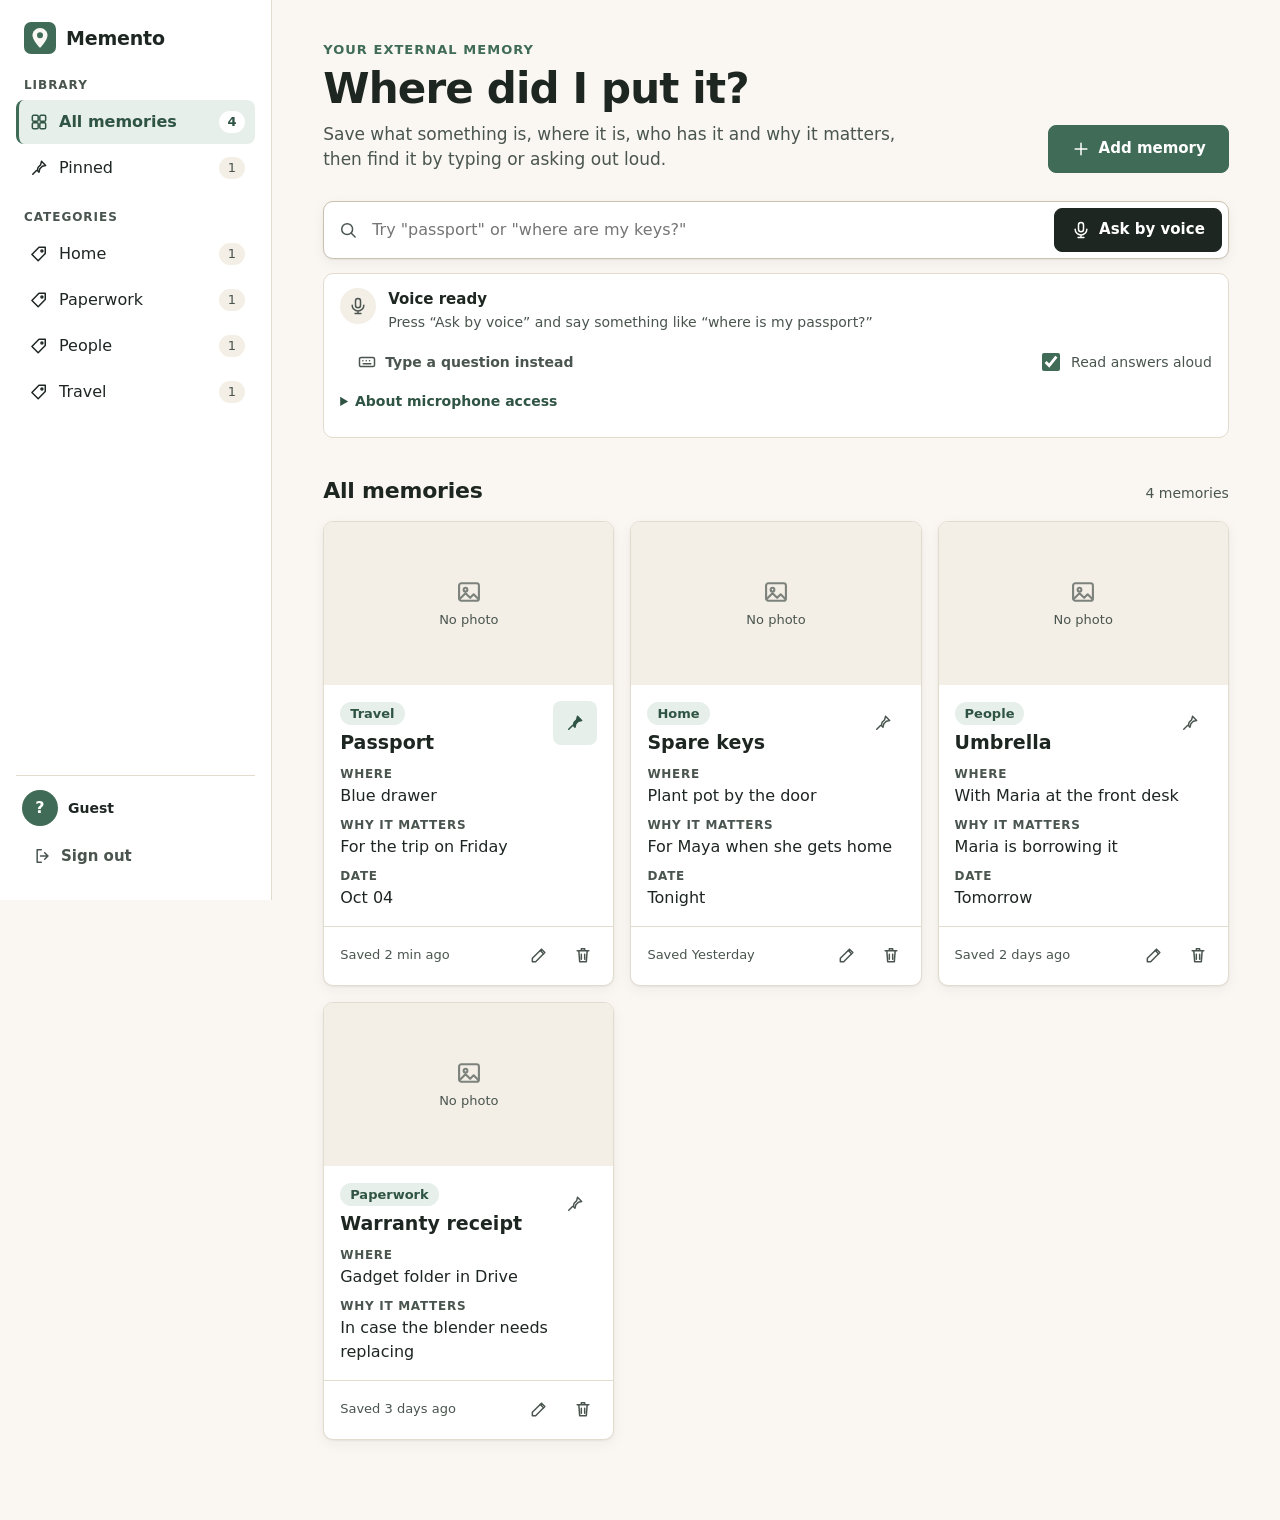
<file: index.html>
<!doctype html>
<html lang="en">
  <head>
    <meta charset="UTF-8" />
    <meta name="viewport" content="width=device-width, initial-scale=1.0" />
    <meta name="theme-color" content="#faf7f2" />
    <meta name="description" content="Memento remembers what an item is, where it is, who has it, and why it matters." />
    <title>Memento | Remember where everything is</title>
    <link rel="icon" href="/logo.svg" type="image/svg+xml" />
    <link rel="stylesheet" href="/styles.css" />
    <!-- MEMENTO_ACCOUNT_CONTEXT -->
    <script defer src="/app.js"></script>
  </head>
  <body>
    <svg width="0" height="0" style="position:absolute" aria-hidden="true" focusable="false">
      <defs>
        <symbol id="i-search" viewBox="0 0 24 24"><circle cx="11" cy="11" r="6.5"/><path d="m16 16 4.5 4.5"/></symbol>
        <symbol id="i-plus" viewBox="0 0 24 24"><path d="M12 5v14M5 12h14"/></symbol>
        <symbol id="i-pin" viewBox="0 0 24 24"><path d="m15 4 5 5-4 1-3 3-1 4-2-2 1-4 3-3 1-4Z"/><path d="m9 15-4.5 4.5"/></symbol>
        <symbol id="i-mic" viewBox="0 0 24 24"><rect x="9" y="3" width="6" height="11" rx="3"/><path d="M5 11a7 7 0 0 0 14 0M12 18v3M8.5 21h7"/></symbol>
        <symbol id="i-camera" viewBox="0 0 24 24"><path d="M4 8h3l1.5-2h7L17 8h3v11H4Z"/><circle cx="12" cy="13" r="3.5"/></symbol>
        <symbol id="i-image" viewBox="0 0 24 24"><rect x="3.5" y="4.5" width="17" height="15" rx="2"/><circle cx="9" cy="10" r="1.6"/><path d="m4 18 5-5 4 4 3-3 4 4"/></symbol>
        <symbol id="i-x" viewBox="0 0 24 24"><path d="m6 6 12 12M18 6 6 18"/></symbol>
        <symbol id="i-menu" viewBox="0 0 24 24"><path d="M4 7h16M4 12h16M4 17h16"/></symbol>
        <symbol id="i-edit" viewBox="0 0 24 24"><path d="M4 20h4L19 9l-4-4L4 16Z"/><path d="m13.5 6.5 4 4"/></symbol>
        <symbol id="i-trash" viewBox="0 0 24 24"><path d="M5 7h14M10 7V4.5h4V7M7 7l1 13h8l1-13M10 11v6M14 11v6"/></symbol>
        <symbol id="i-check" viewBox="0 0 24 24"><circle cx="12" cy="12" r="9"/><path d="m8 12.5 2.8 2.8L16 9.5"/></symbol>
        <symbol id="i-alert" viewBox="0 0 24 24"><path d="M12 3.5 21.5 20h-19Z"/><path d="M12 10v4.5M12 17.2v.1"/></symbol>
        <symbol id="i-all" viewBox="0 0 24 24"><rect x="4" y="4" width="7" height="7" rx="1.5"/><rect x="13" y="4" width="7" height="7" rx="1.5"/><rect x="4" y="13" width="7" height="7" rx="1.5"/><rect x="13" y="13" width="7" height="7" rx="1.5"/></symbol>
        <symbol id="i-tag" viewBox="0 0 24 24"><path d="M3.5 12.5 12 4h7.5v7.5L11 20Z"/><circle cx="15.5" cy="8.5" r="1.2"/></symbol>
        <symbol id="i-logout" viewBox="0 0 24 24"><path d="M10 4.5H5v15h5M14 8l4 4-4 4M18 12H9"/></symbol>
        <symbol id="i-keyboard" viewBox="0 0 24 24"><rect x="3" y="6.5" width="18" height="11" rx="2"/><path d="M7 10.5h.1M11 10.5h.1M15 10.5h.1M7.5 14h9"/></symbol>
        <symbol id="i-loader" viewBox="0 0 24 24"><path d="M12 4v3M12 17v3M4 12h3M17 12h3M6.3 6.3l2.1 2.1M15.6 15.6l2.1 2.1M6.3 17.7l2.1-2.1M15.6 8.4l2.1-2.1"/></symbol>
      </defs>
    </svg>

    <a class="skip-link" href="#main">Skip to memories</a>

    <div class="app">
      <header class="mobile-bar">
        <button type="button" class="icon-btn" id="menu-btn" aria-label="Open navigation menu" aria-expanded="false" aria-controls="sidebar">
          <svg class="icon" aria-hidden="true"><use href="#i-menu"></use></svg>
        </button>
        <span class="brand-name">Memento</span>
        <button type="button" class="icon-btn" data-open-memory aria-label="Add a memory">
          <svg class="icon" aria-hidden="true"><use href="#i-plus"></use></svg>
        </button>
      </header>

      <div class="scrim" id="scrim" hidden></div>

      <aside class="sidebar" id="sidebar" aria-label="Sidebar">
        <a class="brand" href="/" aria-label="Memento home">
          <img src="/logo.svg" alt="" width="32" height="32" />
          <span class="brand-name">Memento</span>
        </a>

        <nav aria-label="Memory views">
          <p class="nav-heading">Library</p>
          <ul class="nav-list">
            <li><button type="button" class="nav-item" data-filter="all"><svg class="icon" aria-hidden="true"><use href="#i-all"></use></svg><span>All memories</span><span class="count" id="count-all">0</span></button></li>
            <li><button type="button" class="nav-item" data-filter="pinned"><svg class="icon" aria-hidden="true"><use href="#i-pin"></use></svg><span>Pinned</span><span class="count" id="count-pinned">0</span></button></li>
          </ul>
          <p class="nav-heading">Categories</p>
          <ul class="nav-list" id="category-nav"></ul>
        </nav>

        <div class="account">
          <div class="account-info">
            <span class="avatar" id="account-initial" aria-hidden="true">?</span>
            <span class="account-text"><strong id="account-name">Guest</strong><span id="account-email"></span></span>
          </div>
          <button type="button" class="btn btn-quiet btn-block" id="signout-btn">
            <svg class="icon" aria-hidden="true"><use href="#i-logout"></use></svg>Sign out
          </button>
        </div>
      </aside>

      <main class="main" id="main" tabindex="-1">
        <section class="hero" aria-labelledby="page-title">
          <div>
            <p class="eyebrow">Your external memory</p>
            <h1 id="page-title">Where did I put it?</h1>
            <p class="lead">Save what something is, where it is, who has it and why it matters, then find it by typing or asking out loud.</p>
          </div>
          <button type="button" class="btn btn-primary btn-lg" data-open-memory>
            <svg class="icon" aria-hidden="true"><use href="#i-plus"></use></svg>Add memory
          </button>
        </section>

        <section class="finder" aria-label="Search and voice">
          <form class="search" id="search-form" role="search" novalidate>
            <label class="sr-only" for="search-input">Search memories</label>
            <svg class="icon search-icon" aria-hidden="true"><use href="#i-search"></use></svg>
            <input id="search-input" type="search" autocomplete="off" placeholder="Try &quot;passport&quot; or &quot;where are my keys?&quot;" />
            <button type="button" class="icon-btn" id="search-clear" aria-label="Clear search" hidden>
              <svg class="icon" aria-hidden="true"><use href="#i-x"></use></svg>
            </button>
            <button type="button" class="btn btn-voice" id="mic-btn" aria-pressed="false">
              <svg class="icon" aria-hidden="true"><use href="#i-mic"></use></svg><span id="mic-label">Ask by voice</span>
            </button>
          </form>

          <div class="voice" id="voice" data-state="idle">
            <div class="voice-status" role="status" aria-live="polite">
              <span class="voice-icon" aria-hidden="true"><svg class="icon"><use id="voice-icon-use" href="#i-mic"></use></svg></span>
              <p><strong id="voice-label">Voice ready</strong><span id="voice-detail">Press &ldquo;Ask by voice&rdquo; and say something like &ldquo;where is my passport?&rdquo;</span></p>
            </div>
            <div class="voice-tools">
              <button type="button" class="btn btn-quiet btn-sm" id="type-toggle" aria-expanded="false" aria-controls="ask-form">
                <svg class="icon" aria-hidden="true"><use href="#i-keyboard"></use></svg>Type a question instead
              </button>
              <label class="switch"><input type="checkbox" id="speak-toggle" checked /><span>Read answers aloud</span></label>
            </div>
            <form id="ask-form" class="ask-form" hidden novalidate>
              <label for="ask-input">Ask a question</label>
              <div class="ask-row">
                <input id="ask-input" type="text" autocomplete="off" placeholder="Where did I leave the spare keys?" />
                <button type="submit" class="btn btn-primary">Ask</button>
              </div>
            </form>
            <details class="mic-help">
              <summary>About microphone access</summary>
              <p>The first time you use voice, your browser asks for microphone permission. Choose <strong>Allow</strong>. If you blocked it, click the lock icon beside the address bar, set Microphone to Allow, then reload.</p>
              <p>Voice uses your browser&rsquo;s built-in speech recognition where available (Chrome and Edge may process audio with their own speech service). Other browsers, such as Firefox, record from your microphone and transcribe on this computer using an offline model. Memento never stores audio. Typed questions stay entirely on this device.</p>
            </details>
          </div>

          <div class="answer" id="answer" hidden>
            <div class="answer-body">
              <p class="answer-kicker" id="answer-kicker">Answer</p>
              <p class="answer-text" id="answer-text"></p>
            </div>
            <button type="button" class="icon-btn" id="answer-close" aria-label="Dismiss answer">
              <svg class="icon" aria-hidden="true"><use href="#i-x"></use></svg>
            </button>
          </div>
        </section>

        <section aria-labelledby="list-title" id="list-section">
          <div class="list-head">
            <h2 id="list-title">All memories</h2>
            <p class="result-count" id="result-count" role="status" aria-live="polite"></p>
          </div>
          <div class="grid" id="grid">
            <div class="card skeleton" aria-hidden="true"></div>
            <div class="card skeleton" aria-hidden="true"></div>
            <div class="card skeleton" aria-hidden="true"></div>
          </div>
          <div class="empty" id="empty" hidden></div>
        </section>
      </main>
    </div>

    <dialog id="memory-dialog" aria-labelledby="dialog-title">
      <form id="memory-form" novalidate>
        <header class="dialog-head">
          <h2 id="dialog-title">Save a memory</h2>
          <button type="button" class="icon-btn" data-close aria-label="Close dialog"><svg class="icon" aria-hidden="true"><use href="#i-x"></use></svg></button>
        </header>
        <div class="dialog-body">
          <p class="form-note">Fields marked <span aria-hidden="true">*</span><span class="sr-only">with an asterisk</span> are required.</p>
          <div class="field">
            <label for="f-object">What is it? <span aria-hidden="true">*</span></label>
            <input id="f-object" name="object" type="text" maxlength="80" autocomplete="off" placeholder="Passport" aria-describedby="e-object" required />
            <p class="field-error" id="e-object" role="alert" hidden></p>
          </div>
          <div class="field">
            <label for="f-location">Where is it, or who has it? <span aria-hidden="true">*</span></label>
            <input id="f-location" name="location" type="text" maxlength="120" autocomplete="off" placeholder="Blue drawer, or with Maria" aria-describedby="e-location" required />
            <p class="field-error" id="e-location" role="alert" hidden></p>
          </div>
          <div class="field">
            <label for="f-reason">Why does it matter?</label>
            <textarea id="f-reason" name="reason" rows="2" maxlength="200" placeholder="Needed for the trip on Friday"></textarea>
          </div>
          <div class="field-row">
            <div class="field">
              <label for="f-category">Category <span aria-hidden="true">*</span></label>
              <input id="f-category" name="category" type="text" list="category-list" maxlength="30" autocomplete="off" placeholder="Home" aria-describedby="e-category" required />
              <datalist id="category-list"></datalist>
              <p class="field-error" id="e-category" role="alert" hidden></p>
            </div>
            <div class="field">
              <label for="f-date">Date (optional)</label>
              <input id="f-date" name="date" type="date" />
            </div>
          </div>

          <fieldset class="photo">
            <legend>Photo (optional)</legend>
            <div class="photo-actions">
              <button type="button" class="btn" id="photo-camera"><svg class="icon" aria-hidden="true"><use href="#i-camera"></use></svg>Take photo</button>
              <button type="button" class="btn" id="photo-choose"><svg class="icon" aria-hidden="true"><use href="#i-image"></use></svg>Choose image</button>
              <button type="button" class="btn btn-quiet" id="photo-remove" hidden><svg class="icon" aria-hidden="true"><use href="#i-trash"></use></svg>Remove photo</button>
              <input type="file" id="photo-file" accept="image/*" hidden />
            </div>
            <p class="notice notice-error" id="photo-error" role="alert" hidden></p>
            <div class="camera" id="camera-view" hidden>
              <video id="camera-video" playsinline muted></video>
              <div class="camera-actions">
                <button type="button" class="btn btn-primary" id="camera-capture"><svg class="icon" aria-hidden="true"><use href="#i-camera"></use></svg>Capture</button>
                <button type="button" class="btn" id="camera-cancel">Cancel camera</button>
              </div>
            </div>
            <figure class="photo-preview" id="photo-preview" hidden>
              <img id="photo-img" alt="Preview of the selected photo" />
              <figcaption>Photo preview. It stays on this device.</figcaption>
            </figure>
          </fieldset>
        </div>
        <footer class="dialog-foot">
          <button type="button" class="btn" data-close>Cancel</button>
          <button type="submit" class="btn btn-primary" id="save-btn">Save memory</button>
        </footer>
      </form>
    </dialog>

    <dialog id="confirm-dialog" class="small" aria-labelledby="confirm-title">
      <form method="dialog">
        <div class="dialog-body">
          <h2 id="confirm-title">Delete this memory?</h2>
          <p id="confirm-text" class="muted"></p>
        </div>
        <footer class="dialog-foot">
          <button type="submit" value="cancel" class="btn">Keep it</button>
          <button type="submit" value="delete" class="btn btn-danger" id="confirm-delete">Delete</button>
        </footer>
      </form>
    </dialog>

    <div class="toast" id="toast" role="status" aria-live="polite" hidden></div>
  </body>
</html>
</file>
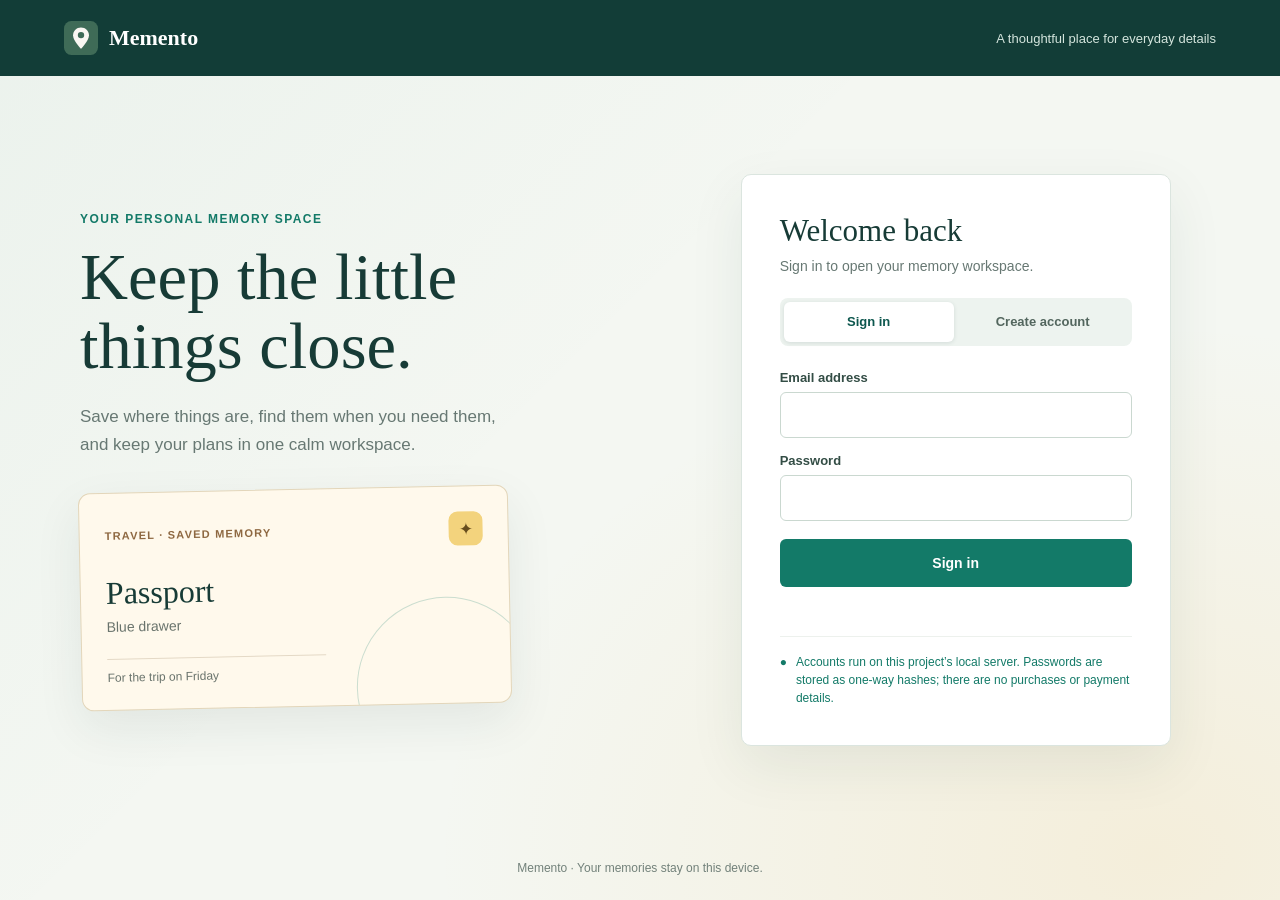
<file: login.html>
<!doctype html>
<html lang="en">
  <head>
    <meta charset="UTF-8" />
    <meta name="viewport" content="width=device-width, initial-scale=1.0" />
    <meta name="theme-color" content="#123d37" />
    <meta name="description" content="Sign in to your Memento memory workspace." />
    <title>Memento | Sign in</title>
    <link rel="icon" href="/logo.svg" type="image/svg+xml" />
    <style>
      :root {
        color-scheme: light;
        --ink: #173b36;
        --muted: #677873;
        --line: #dbe5df;
        --paper: #f4f7f2;
        --white: #fff;
        --leaf: #137a68;
        --leaf-dark: #0d574e;
        --sun: #f4b74b;
        --coral: #e98167;
      }

      * { box-sizing: border-box; }

      body {
        min-width: 320px;
        min-height: 100vh;
        margin: 0;
        background: var(--paper);
        color: var(--ink);
        font-family: "Aptos", "Segoe UI", sans-serif;
      }

      button, input { font: inherit; }

      .page-shell {
        min-height: 100vh;
        display: grid;
        grid-template-rows: auto 1fr auto;
        background:
          linear-gradient(135deg, rgba(19, 122, 104, .04), transparent 45%),
          radial-gradient(ellipse at 90% 95%, rgba(244, 183, 75, .14), transparent 44%),
          var(--paper);
      }

      .topbar {
        min-height: 76px;
        display: flex;
        align-items: center;
        justify-content: space-between;
        padding: 14px clamp(20px, 5vw, 72px);
        background: #123d37;
        color: white;
      }

      .brand {
        display: inline-flex;
        align-items: center;
        gap: 11px;
        color: inherit;
        text-decoration: none;
      }

      .brand img { width: 34px; height: 34px; }
      .brand strong { font-family: Georgia, serif; font-size: 22px; font-weight: 600; }
      .topbar-note { color: #d4e5dd; font-size: 13px; }

      .main-layout {
        width: min(1120px, calc(100% - 40px));
        display: grid;
        grid-template-columns: minmax(0, .95fr) minmax(340px, .8fr);
        align-items: center;
        gap: clamp(40px, 9vw, 120px);
        margin: 42px auto;
      }

      .welcome-copy { max-width: 520px; animation: arrive .55s ease-out both; }
      .eyebrow { margin: 0 0 16px; color: var(--leaf); font-size: 12px; font-weight: 800; letter-spacing: .12em; text-transform: uppercase; }
      h1 { max-width: 500px; margin: 0; font-family: Georgia, "Times New Roman", serif; font-size: clamp(42px, 5.2vw, 68px); font-weight: 500; line-height: 1.04; }
      .welcome-copy > p:last-of-type { max-width: 420px; margin: 22px 0 30px; color: var(--muted); font-size: 17px; line-height: 1.65; }

      .memory-preview {
        position: relative;
        width: min(430px, 100%);
        min-height: 208px;
        padding: 25px;
        overflow: hidden;
        border: 1px solid #e3d6ba;
        border-radius: 12px;
        background: #fff9ec;
        box-shadow: 0 18px 48px rgba(27, 55, 46, .08);
        transform: rotate(-1.2deg);
      }

      .memory-preview::after {
        position: absolute;
        right: -26px;
        bottom: -74px;
        width: 178px;
        height: 178px;
        border: 1px solid rgba(19, 122, 104, .22);
        border-radius: 50%;
        content: "";
      }

      .preview-top { display: flex; align-items: center; justify-content: space-between; gap: 14px; }
      .preview-category { color: #8e6841; font-size: 11px; font-weight: 800; letter-spacing: .11em; text-transform: uppercase; }
      .preview-mark { display: grid; width: 34px; aspect-ratio: 1; place-items: center; border-radius: 9px; background: #f3d37d; color: #664c1d; font-size: 17px; }
      .memory-preview h2 { margin: 22px 0 7px; font-family: Georgia, serif; font-size: 32px; font-weight: 500; }
      .memory-preview p { margin: 0; color: #69736c; font-size: 14px; }
      .preview-rule { width: 58%; height: 1px; margin-top: 24px; background: #e4d9c6; }
      .preview-detail { margin-top: 11px !important; font-size: 12px !important; }

      .auth-panel {
        width: 100%;
        max-width: 430px;
        padding: clamp(24px, 4vw, 38px);
        border: 1px solid var(--line);
        border-radius: 10px;
        background: var(--white);
        box-shadow: 0 20px 55px rgba(23, 59, 54, .08);
        animation: arrive .65s .08s ease-out both;
      }

      .auth-panel h2 { margin: 0; font-family: Georgia, serif; font-size: 31px; font-weight: 500; }
      .auth-intro { margin: 9px 0 24px; color: var(--muted); font-size: 14px; }

      .mode-switch { display: grid; grid-template-columns: 1fr 1fr; gap: 4px; margin-bottom: 24px; padding: 4px; border-radius: 8px; background: #edf3ef; }
      .mode-button { min-height: 40px; border: 0; border-radius: 6px; background: transparent; color: #53665e; cursor: pointer; font-size: 13px; font-weight: 700; }
      .mode-button[aria-pressed="true"] { background: white; color: var(--leaf-dark); box-shadow: 0 1px 4px rgba(23, 59, 54, .12); }

      .auth-form { display: grid; gap: 15px; }
      .field { display: grid; gap: 7px; color: #334d45; font-size: 13px; font-weight: 700; }
      .field[hidden] { display: none; }
      .field input { width: 100%; min-height: 46px; padding: 11px 12px; border: 1px solid #cad8d0; border-radius: 6px; outline: none; background: white; color: var(--ink); }
      .field input:focus { border-color: var(--leaf); box-shadow: 0 0 0 3px rgba(19, 122, 104, .13); }

      .submit-button { min-height: 48px; margin-top: 3px; border: 0; border-radius: 6px; background: var(--leaf); color: white; cursor: pointer; font-size: 14px; font-weight: 800; transition: background .18s ease, transform .18s ease; }
      .submit-button:hover { background: var(--leaf-dark); }
      .submit-button:active { transform: translateY(1px); }
      .submit-button:disabled { cursor: wait; opacity: .7; }
      .feedback { min-height: 20px; margin: -5px 0 0; color: #a13425; font-size: 13px; line-height: 1.4; }
      .security-note { display: flex; gap: 9px; margin: 19px 0 0; padding-top: 16px; border-top: 1px solid #edf1ed; color: var(--muted); font-size: 12px; line-height: 1.5; }
      .security-note span { color: var(--leaf); }
      .footer { padding: 18px 20px 25px; color: #72817a; text-align: center; font-size: 12px; }

      @keyframes arrive { from { opacity: 0; transform: translateY(12px); } to { opacity: 1; transform: translateY(0); } }

      @media (max-width: 760px) {
        .main-layout { grid-template-columns: 1fr; gap: 28px; width: min(500px, calc(100% - 32px)); margin: 30px auto; }
        .welcome-copy { display: grid; grid-template-columns: 1fr; }
        h1 { font-size: 46px; }
        .welcome-copy > p:last-of-type { margin: 14px 0 20px; font-size: 15px; }
        .memory-preview { display: none; }
        .auth-panel { max-width: none; }
        .topbar { min-height: 64px; padding-inline: 18px; }
        .topbar-note { max-width: 120px; text-align: right; font-size: 11px; }
      }

      @media (prefers-reduced-motion: reduce) {
        *, *::before, *::after { scroll-behavior: auto !important; animation-duration: .01ms !important; transition-duration: .01ms !important; }
      }
    </style>
  </head>
  <body>
    <div class="page-shell">
      <header class="topbar">
        <a class="brand" href="/login" aria-label="Memento home">
          <img src="/logo.svg" alt="" />
          <strong>Memento</strong>
        </a>
        <span class="topbar-note">A thoughtful place for everyday details</span>
      </header>

      <main class="main-layout">
        <section class="welcome-copy" aria-labelledby="welcome-heading">
          <p class="eyebrow">Your personal memory space</p>
          <h1 id="welcome-heading">Keep the little things close.</h1>
          <p>Save where things are, find them when you need them, and keep your plans in one calm workspace.</p>
          <article class="memory-preview" aria-label="Example saved memory">
            <div class="preview-top"><span class="preview-category">Travel · saved memory</span><span class="preview-mark" aria-hidden="true">✦</span></div>
            <h2>Passport</h2>
            <p>Blue drawer</p>
            <div class="preview-rule"></div>
            <p class="preview-detail">For the trip on Friday</p>
          </article>
        </section>

        <section class="auth-panel" aria-labelledby="auth-heading">
          <h2 id="auth-heading">Welcome back</h2>
          <p class="auth-intro" id="auth-intro">Sign in to open your memory workspace.</p>
          <div class="mode-switch" role="group" aria-label="Account action">
            <button class="mode-button" type="button" data-mode="login" aria-pressed="true">Sign in</button>
            <button class="mode-button" type="button" data-mode="register" aria-pressed="false">Create account</button>
          </div>
          <form class="auth-form" id="auth-form">
            <label class="field" id="name-field" hidden>
              <span>Your name</span>
              <input name="name" type="text" autocomplete="name" maxlength="80" />
            </label>
            <label class="field">
              <span>Email address</span>
              <input name="email" type="email" autocomplete="email" maxlength="254" required />
            </label>
            <label class="field">
              <span>Password</span>
              <input name="password" type="password" autocomplete="current-password" minlength="8" maxlength="256" required />
            </label>
            <button class="submit-button" type="submit">Sign in</button>
            <p class="feedback" id="auth-feedback" role="status" aria-live="polite"></p>
          </form>
          <p class="security-note"><span aria-hidden="true">●</span><span>Accounts run on this project’s local server. Passwords are stored as one-way hashes; there are no purchases or payment details.</span></p>
        </section>
      </main>

      <footer class="footer">Memento · Your memories stay on this device.</footer>
    </div>

    <script>
      (() => {
        const form = document.querySelector('#auth-form');
        const nameField = document.querySelector('#name-field');
        const passwordInput = form.elements.password;
        const feedback = document.querySelector('#auth-feedback');
        const submitButton = form.querySelector('.submit-button');
        const heading = document.querySelector('#auth-heading');
        const intro = document.querySelector('#auth-intro');
        let mode = window.location.pathname === '/register' ? 'register' : 'login';

        const setMode = (nextMode) => {
          mode = nextMode;
          const registering = mode === 'register';
          nameField.hidden = !registering;
          nameField.querySelector('input').required = registering;
          passwordInput.autocomplete = registering ? 'new-password' : 'current-password';
          document.title = registering ? 'Memento | Create account' : 'Memento | Sign in';
          heading.textContent = registering ? 'Create your account' : 'Welcome back';
          intro.textContent = registering ? 'Set up your personal memory workspace.' : 'Sign in to open your memory workspace.';
          submitButton.textContent = registering ? 'Create account' : 'Sign in';
          feedback.textContent = '';
          document.querySelectorAll('[data-mode]').forEach((button) => {
            button.setAttribute('aria-pressed', String(button.dataset.mode === mode));
          });
        };

        document.querySelectorAll('[data-mode]').forEach((button) => {
          button.addEventListener('click', () => setMode(button.dataset.mode));
        });
        setMode(mode);

        form.addEventListener('submit', async (event) => {
          event.preventDefault();
          feedback.textContent = '';
          submitButton.disabled = true;
          submitButton.textContent = mode === 'register' ? 'Creating account…' : 'Signing in…';
          const formData = new FormData(form);
          const payload = {
            name: String(formData.get('name') || '').trim(),
            email: String(formData.get('email') || '').trim(),
            password: String(formData.get('password') || '')
          };

          try {
            const response = await fetch(`/api/auth/${mode}`, {
              method: 'POST',
              headers: { 'Content-Type': 'application/json' },
              body: JSON.stringify(payload)
            });
            const result = await response.json();
            if (!response.ok) throw new Error(result.error || 'Sign-in failed. Please try again.');
            window.location.assign('/');
          } catch (error) {
            feedback.textContent = error.message || 'The server could not be reached. Make sure Memento is running and try again.';
            submitButton.disabled = false;
            submitButton.textContent = mode === 'register' ? 'Create account' : 'Sign in';
          }
        });
      })();
    </script>
  </body>
</html>
</file>
<file: styles.css>
:root {
  --bg: #faf7f2;
  --surface: #ffffff;
  --surface-2: #f3efe7;
  --ink: #1e2622;
  --ink-2: #4a554f;
  --line: #e2dccf;
  --line-strong: #c9c1b0;
  --green: #3f6b57;
  --green-dark: #2f5444;
  --green-soft: #e6efe9;
  --warn-bg: #fdf1e3;
  --warn: #8a4b0f;
  --danger: #a8321f;
  --danger-bg: #fbeae6;
  --ok-bg: #e6efe9;
  --radius: 10px;
  --shadow: 0 1px 2px rgba(30, 38, 34, 0.06), 0 4px 14px rgba(30, 38, 34, 0.05);
  --font: system-ui, -apple-system, "Segoe UI", Roboto, "Helvetica Neue", Arial, sans-serif;
  --sidebar: 272px;
}

* { box-sizing: border-box; }
html { -webkit-text-size-adjust: 100%; }
body { margin: 0; background: var(--bg); color: var(--ink); font: 16px/1.5 var(--font); }
h1, h2, p { margin: 0; }
button, input, textarea { font: inherit; color: inherit; }
img { max-width: 100%; display: block; }
[hidden] { display: none !important; }

.sr-only { position: absolute; width: 1px; height: 1px; margin: -1px; padding: 0; overflow: hidden; clip: rect(0 0 0 0); white-space: nowrap; border: 0; }
.skip-link { position: absolute; left: 12px; top: -60px; z-index: 100; background: var(--ink); color: #fff; padding: 10px 14px; border-radius: 8px; }
.skip-link:focus { top: 12px; }
.muted { color: var(--ink-2); }

.icon { width: 20px; height: 20px; flex: none; fill: none; stroke: currentColor; stroke-width: 1.8; stroke-linecap: round; stroke-linejoin: round; }

:focus-visible { outline: 3px solid #1f5fbf; outline-offset: 2px; }

/* Buttons */
.btn { display: inline-flex; align-items: center; justify-content: center; gap: 8px; min-height: 44px; padding: 0 16px; border: 1px solid var(--line-strong); border-radius: 8px; background: var(--surface); font-weight: 600; font-size: 15px; cursor: pointer; transition: background .15s, border-color .15s, transform .05s; }
.btn:hover { background: var(--surface-2); }
.btn:active { transform: translateY(1px); }
.btn:disabled { opacity: .55; cursor: not-allowed; transform: none; }
.btn-primary { background: var(--green); border-color: var(--green); color: #fff; }
.btn-primary:hover { background: var(--green-dark); }
.btn-danger { background: var(--danger); border-color: var(--danger); color: #fff; }
.btn-danger:hover { background: #8c2716; }
.btn-quiet { border-color: transparent; background: transparent; color: var(--ink-2); }
.btn-quiet:hover { background: var(--surface-2); color: var(--ink); }
.btn-lg { min-height: 48px; padding: 0 22px; }
.btn-sm { min-height: 38px; font-size: 14px; }
.btn-block { width: 100%; justify-content: flex-start; }
.btn-voice { background: var(--ink); border-color: var(--ink); color: #fff; white-space: nowrap; }
.btn-voice:hover { background: #313c36; }
.btn-voice[aria-pressed="true"] { background: var(--danger); border-color: var(--danger); }

.icon-btn { display: inline-grid; place-items: center; width: 44px; height: 44px; border: 0; border-radius: 8px; background: transparent; color: var(--ink-2); cursor: pointer; }
.icon-btn:hover { background: var(--surface-2); color: var(--ink); }
.icon-btn[aria-pressed="true"] { color: var(--green-dark); background: var(--green-soft); }
.icon-btn[aria-pressed="true"] .icon { fill: currentColor; }
.icon-btn:disabled { opacity: .5; cursor: not-allowed; }

/* Layout */
.app { min-height: 100vh; display: grid; grid-template-columns: var(--sidebar) minmax(0, 1fr); }
.sidebar { position: sticky; top: 0; height: 100vh; display: flex; flex-direction: column; gap: 22px; padding: 22px 16px; background: var(--surface); border-right: 1px solid var(--line); overflow-y: auto; }
.brand { display: flex; align-items: center; gap: 10px; padding: 0 8px; color: var(--ink); text-decoration: none; }
.brand-name { font-weight: 700; font-size: 19px; letter-spacing: -.01em; }
.nav-heading { margin: 0 8px 6px; font-size: 12px; font-weight: 700; letter-spacing: .08em; text-transform: uppercase; color: var(--ink-2); }
.nav-list { list-style: none; margin: 0 0 18px; padding: 0; display: grid; gap: 2px; }
.nav-item { width: 100%; display: flex; align-items: center; gap: 10px; min-height: 44px; padding: 0 10px; border: 0; border-left: 3px solid transparent; border-radius: 8px; background: transparent; text-align: left; font-weight: 500; cursor: pointer; }
.nav-item span:first-of-type { flex: 1; }
.nav-item:hover { background: var(--surface-2); }
.nav-item[aria-current="true"] { background: var(--green-soft); border-left-color: var(--green); color: var(--green-dark); font-weight: 700; }
.count { min-width: 26px; padding: 1px 8px; border-radius: 99px; background: var(--surface-2); font-size: 13px; text-align: center; color: var(--ink-2); }
.nav-item[aria-current="true"] .count { background: #fff; color: var(--green-dark); }
.nav-empty { margin: 0 10px; font-size: 14px; color: var(--ink-2); }

.account { margin-top: auto; padding-top: 14px; border-top: 1px solid var(--line); display: grid; gap: 8px; }
.account-info { display: flex; align-items: center; gap: 10px; padding: 0 6px; min-width: 0; }
.avatar { width: 36px; height: 36px; flex: none; display: grid; place-items: center; border-radius: 50%; background: var(--green); color: #fff; font-weight: 700; }
.account-text { display: grid; min-width: 0; font-size: 14px; }
.account-text strong, .account-text span { overflow: hidden; text-overflow: ellipsis; white-space: nowrap; }
.account-text span { color: var(--ink-2); font-size: 13px; }

.main { padding: 40px clamp(20px, 4vw, 56px) 80px; max-width: 1120px; width: 100%; outline: none; }
.mobile-bar, .scrim { display: none; }

/* Hero */
.hero { display: flex; justify-content: space-between; align-items: flex-end; gap: 24px; margin-bottom: 28px; }
.eyebrow { font-size: 13px; font-weight: 700; letter-spacing: .08em; text-transform: uppercase; color: var(--green); margin-bottom: 6px; }
h1 { font-size: clamp(30px, 4vw, 42px); line-height: 1.1; letter-spacing: -.02em; }
.lead { margin-top: 10px; max-width: 54ch; color: var(--ink-2); font-size: 17px; }

/* Search and voice */
.finder { display: grid; gap: 14px; margin-bottom: 36px; }
.search { display: flex; align-items: center; gap: 6px; padding: 6px 6px 6px 14px; background: var(--surface); border: 1px solid var(--line-strong); border-radius: var(--radius); box-shadow: var(--shadow); }
.search:focus-within { border-color: var(--green); box-shadow: 0 0 0 3px rgba(63, 107, 87, .2); }
.search-icon { color: var(--ink-2); }
.search input[type="search"] { flex: 1; min-width: 0; min-height: 44px; padding: 0 8px; border: 0; border-radius: 0; background: transparent; outline: none; box-shadow: none; font-size: 16px; }
.search input::-webkit-search-cancel-button { display: none; }

.voice { padding: 14px 16px; border: 1px solid var(--line); border-radius: var(--radius); background: var(--surface); display: grid; gap: 10px; }
.voice-status { display: flex; gap: 12px; align-items: flex-start; }
.voice-status p { display: grid; gap: 2px; }
.voice-status strong { font-size: 15px; }
.voice-status span { color: var(--ink-2); font-size: 14px; }
.voice-icon { width: 36px; height: 36px; flex: none; display: grid; place-items: center; border-radius: 50%; background: var(--surface-2); color: var(--ink-2); }
.voice[data-state="listening"] { border-color: var(--danger); background: var(--danger-bg); }
.voice[data-state="listening"] .voice-icon { background: var(--danger); color: #fff; animation: pulse 1.4s ease-out infinite; }
.voice[data-state="processing"] .voice-icon { background: var(--green-soft); color: var(--green-dark); }
.voice[data-state="success"] { border-color: var(--green); background: var(--ok-bg); }
.voice[data-state="success"] .voice-icon { background: var(--green); color: #fff; }
.voice[data-state="error"] { border-color: var(--warn); background: var(--warn-bg); }
.voice[data-state="error"] .voice-icon { background: var(--warn); color: #fff; }
@keyframes pulse { 0% { box-shadow: 0 0 0 0 rgba(168, 50, 31, .45); } 100% { box-shadow: 0 0 0 12px rgba(168, 50, 31, 0); } }

.voice-tools { display: flex; flex-wrap: wrap; align-items: center; justify-content: space-between; gap: 8px; }
.switch { display: inline-flex; align-items: center; gap: 8px; min-height: 38px; font-size: 14px; color: var(--ink-2); cursor: pointer; }
.switch input { width: 18px; height: 18px; accent-color: var(--green); }
.ask-form label { display: block; font-size: 14px; font-weight: 600; margin-bottom: 6px; }
.ask-row { display: flex; gap: 8px; }
.ask-row input { flex: 1; min-width: 0; }
.mic-help { font-size: 14px; color: var(--ink-2); }
.mic-help summary { cursor: pointer; min-height: 32px; font-weight: 600; color: var(--green-dark); }
.mic-help p { margin-top: 6px; }

.answer { display: flex; justify-content: space-between; gap: 10px; padding: 16px 18px; border: 1px solid var(--green); border-left-width: 5px; border-radius: var(--radius); background: var(--ok-bg); animation: rise .2s ease-out; }
.answer.is-miss { border-color: var(--warn); background: var(--warn-bg); }
.answer-kicker { font-size: 12px; font-weight: 700; letter-spacing: .08em; text-transform: uppercase; color: var(--green-dark); }
.answer.is-miss .answer-kicker { color: var(--warn); }
.answer-text { font-size: 18px; font-weight: 600; }
@keyframes rise { from { opacity: 0; transform: translateY(6px); } to { opacity: 1; transform: none; } }

/* Inputs */
input[type="text"], input[type="date"], input[type="search"], textarea { width: 100%; min-height: 44px; padding: 10px 12px; border: 1px solid var(--line-strong); border-radius: 8px; background: #fff; }
textarea { resize: vertical; }
input[type="text"]:focus, input[type="date"]:focus, textarea:focus { outline: none; border-color: var(--green); box-shadow: 0 0 0 3px rgba(63, 107, 87, .2); }
.field[data-invalid] input { border-color: var(--danger); }
.field label, .photo legend { display: block; margin-bottom: 6px; font-size: 14px; font-weight: 600; }
.field-error { margin-top: 6px; font-size: 14px; color: var(--danger); font-weight: 600; }

/* List and cards */
.list-head { display: flex; justify-content: space-between; align-items: baseline; gap: 12px; margin-bottom: 14px; }
.list-head h2 { font-size: 22px; letter-spacing: -.01em; }
.result-count { color: var(--ink-2); font-size: 14px; }
.grid { display: grid; grid-template-columns: repeat(auto-fill, minmax(290px, 1fr)); gap: 16px; }
.card { display: flex; flex-direction: column; background: var(--surface); border: 1px solid var(--line); border-radius: var(--radius); box-shadow: var(--shadow); overflow: hidden; animation: rise .2s ease-out; transition: border-color .15s; }
.card:hover { border-color: var(--line-strong); }
.card.highlight { border-color: var(--green); box-shadow: 0 0 0 3px rgba(63, 107, 87, .25); }
.card-media { aspect-ratio: 16 / 9; background: var(--surface-2); display: grid; place-items: center; color: var(--ink-2); font-size: 13px; }
.card-media img { width: 100%; height: 100%; object-fit: cover; }
.card-media .icon { width: 28px; height: 28px; opacity: .7; }
.card-media.is-empty { gap: 4px; align-content: center; }
.card-body { padding: 16px; display: grid; gap: 10px; flex: 1; align-content: start; }
.card-top { display: flex; justify-content: space-between; align-items: flex-start; gap: 8px; }
.card h3 { margin: 6px 0 0; font-size: 19px; line-height: 1.25; overflow-wrap: anywhere; }
.badge { display: inline-flex; align-items: center; gap: 5px; padding: 2px 10px; border-radius: 99px; background: var(--green-soft); color: var(--green-dark); font-size: 13px; font-weight: 600; }
.facts { margin: 0; display: grid; gap: 8px; }
.facts div { display: grid; gap: 1px; }
.facts dt { font-size: 12px; font-weight: 700; letter-spacing: .06em; text-transform: uppercase; color: var(--ink-2); }
.facts dd { margin: 0; overflow-wrap: anywhere; }
.card-foot { display: flex; align-items: center; justify-content: space-between; gap: 8px; padding: 6px 8px 8px 16px; border-top: 1px solid var(--line); font-size: 13px; color: var(--ink-2); }
.card-actions { display: flex; }

.empty { display: grid; justify-items: center; gap: 8px; padding: 56px 20px; text-align: center; border: 1px dashed var(--line-strong); border-radius: var(--radius); background: var(--surface); }
.empty h3 { margin: 0; font-size: 20px; }
.empty p { color: var(--ink-2); max-width: 44ch; }
.empty .btn { margin-top: 8px; }
.skeleton { min-height: 220px; background: linear-gradient(90deg, var(--surface-2), #fff, var(--surface-2)); background-size: 200% 100%; animation: shimmer 1.2s linear infinite; }
@keyframes shimmer { to { background-position: -200% 0; } }

/* Dialogs */
dialog { width: min(600px, calc(100% - 24px)); max-height: calc(100vh - 24px); padding: 0; border: 1px solid var(--line); border-radius: 14px; background: var(--surface); color: var(--ink); box-shadow: 0 20px 60px rgba(30, 38, 34, .25); }
dialog.small { width: min(440px, calc(100% - 24px)); }
dialog::backdrop { background: rgba(30, 38, 34, .45); }
dialog[open] { display: flex; flex-direction: column; animation: rise .15s ease-out; }
dialog > form { display: flex; flex-direction: column; min-height: 0; flex: 1; }
.dialog-head { display: flex; justify-content: space-between; align-items: center; padding: 14px 14px 14px 22px; border-bottom: 1px solid var(--line); }
.dialog-head h2, .dialog-body h2 { font-size: 20px; }
.dialog-body { padding: 20px 22px; display: grid; gap: 16px; overflow-y: auto; }
.dialog-foot { display: flex; justify-content: flex-end; gap: 10px; padding: 14px 22px; border-top: 1px solid var(--line); background: var(--bg); }
.form-note { font-size: 14px; color: var(--ink-2); }
.field-row { display: grid; grid-template-columns: 1fr 1fr; gap: 14px; }

.photo { margin: 0; padding: 14px; border: 1px solid var(--line); border-radius: var(--radius); display: grid; gap: 12px; min-width: 0; }
.photo legend { padding: 0 6px; margin: 0; }
.photo-actions, .camera-actions { display: flex; flex-wrap: wrap; gap: 8px; }
.notice { padding: 10px 12px; border-radius: 8px; font-size: 14px; }
.notice-error { background: var(--warn-bg); color: var(--warn); border: 1px solid #e5c49a; }
.camera video { width: 100%; max-height: 320px; background: #000; border-radius: 8px; margin-bottom: 10px; }
.photo-preview { margin: 0; display: grid; gap: 6px; }
.photo-preview img { width: 100%; max-height: 280px; object-fit: contain; border-radius: 8px; background: var(--surface-2); }
.photo-preview figcaption { font-size: 13px; color: var(--ink-2); }

.toast { position: fixed; left: 50%; bottom: 24px; transform: translateX(-50%); z-index: 200; max-width: calc(100% - 32px); padding: 12px 18px; border-radius: 10px; background: var(--ink); color: #fff; font-weight: 600; box-shadow: 0 8px 30px rgba(0, 0, 0, .25); animation: rise .2s ease-out; }
.toast.is-error { background: var(--danger); }

/* Tablet and mobile */
@media (max-width: 900px) {
  .app { grid-template-columns: 1fr; }
  .mobile-bar { position: sticky; top: 0; z-index: 30; display: flex; align-items: center; justify-content: space-between; padding: 6px 10px; background: var(--surface); border-bottom: 1px solid var(--line); }
  .sidebar { position: fixed; z-index: 50; inset: 0 auto 0 0; width: min(300px, 86vw); transform: translateX(-102%); transition: transform .2s ease; }
  .sidebar.is-open { transform: none; box-shadow: 0 0 40px rgba(0, 0, 0, .2); }
  .scrim { display: block; position: fixed; inset: 0; z-index: 40; background: rgba(30, 38, 34, .45); }
  .scrim[hidden] { display: none !important; }
  .main { padding-top: 24px; }
}
@media (max-width: 600px) {
  .hero { flex-direction: column; align-items: stretch; }
  .hero .btn { width: 100%; }
  .search { flex-wrap: wrap; padding: 8px; }
  .search input { flex-basis: calc(100% - 80px); }
  .btn-voice { width: 100%; }
  .field-row { grid-template-columns: 1fr; }
  .dialog-foot .btn { flex: 1; }
  .ask-row { flex-direction: column; }
}
@media (prefers-reduced-motion: reduce) {
  *, *::before, *::after { animation: none !important; transition: none !important; }
}
</file>
